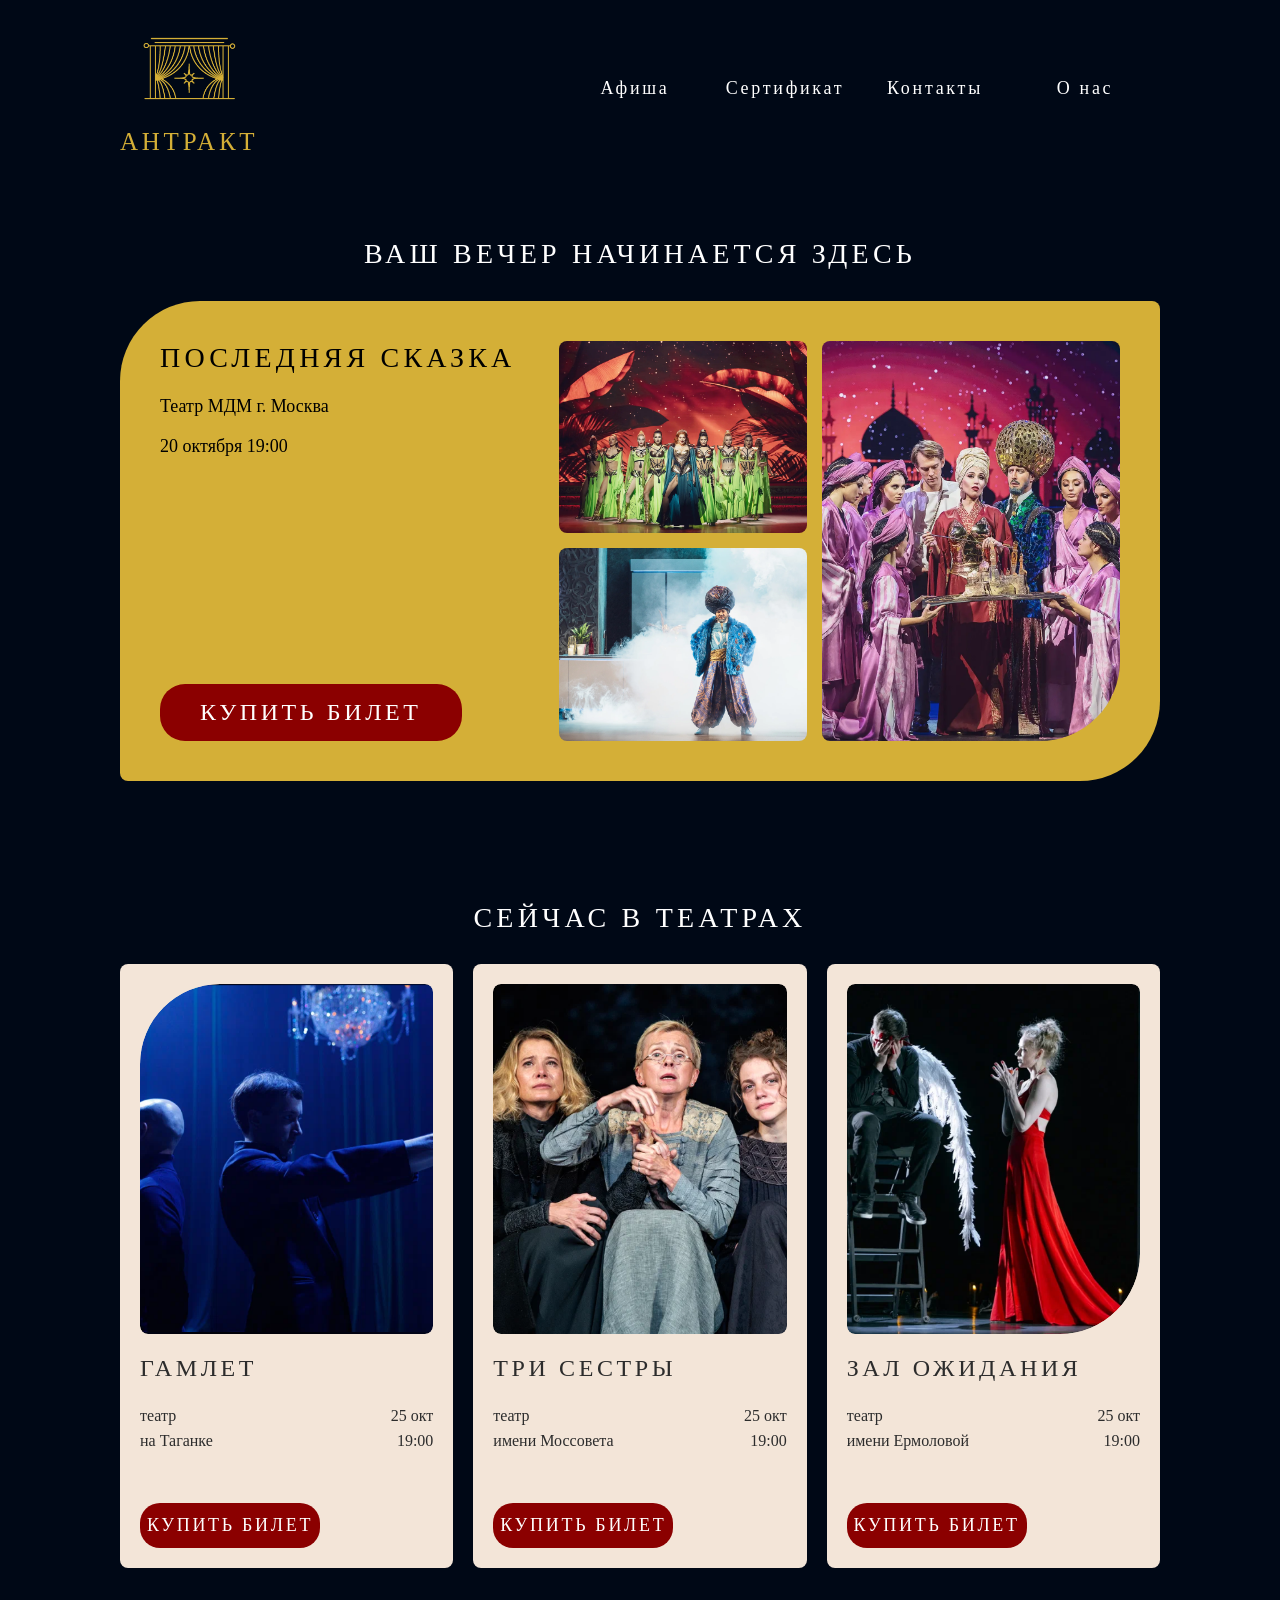
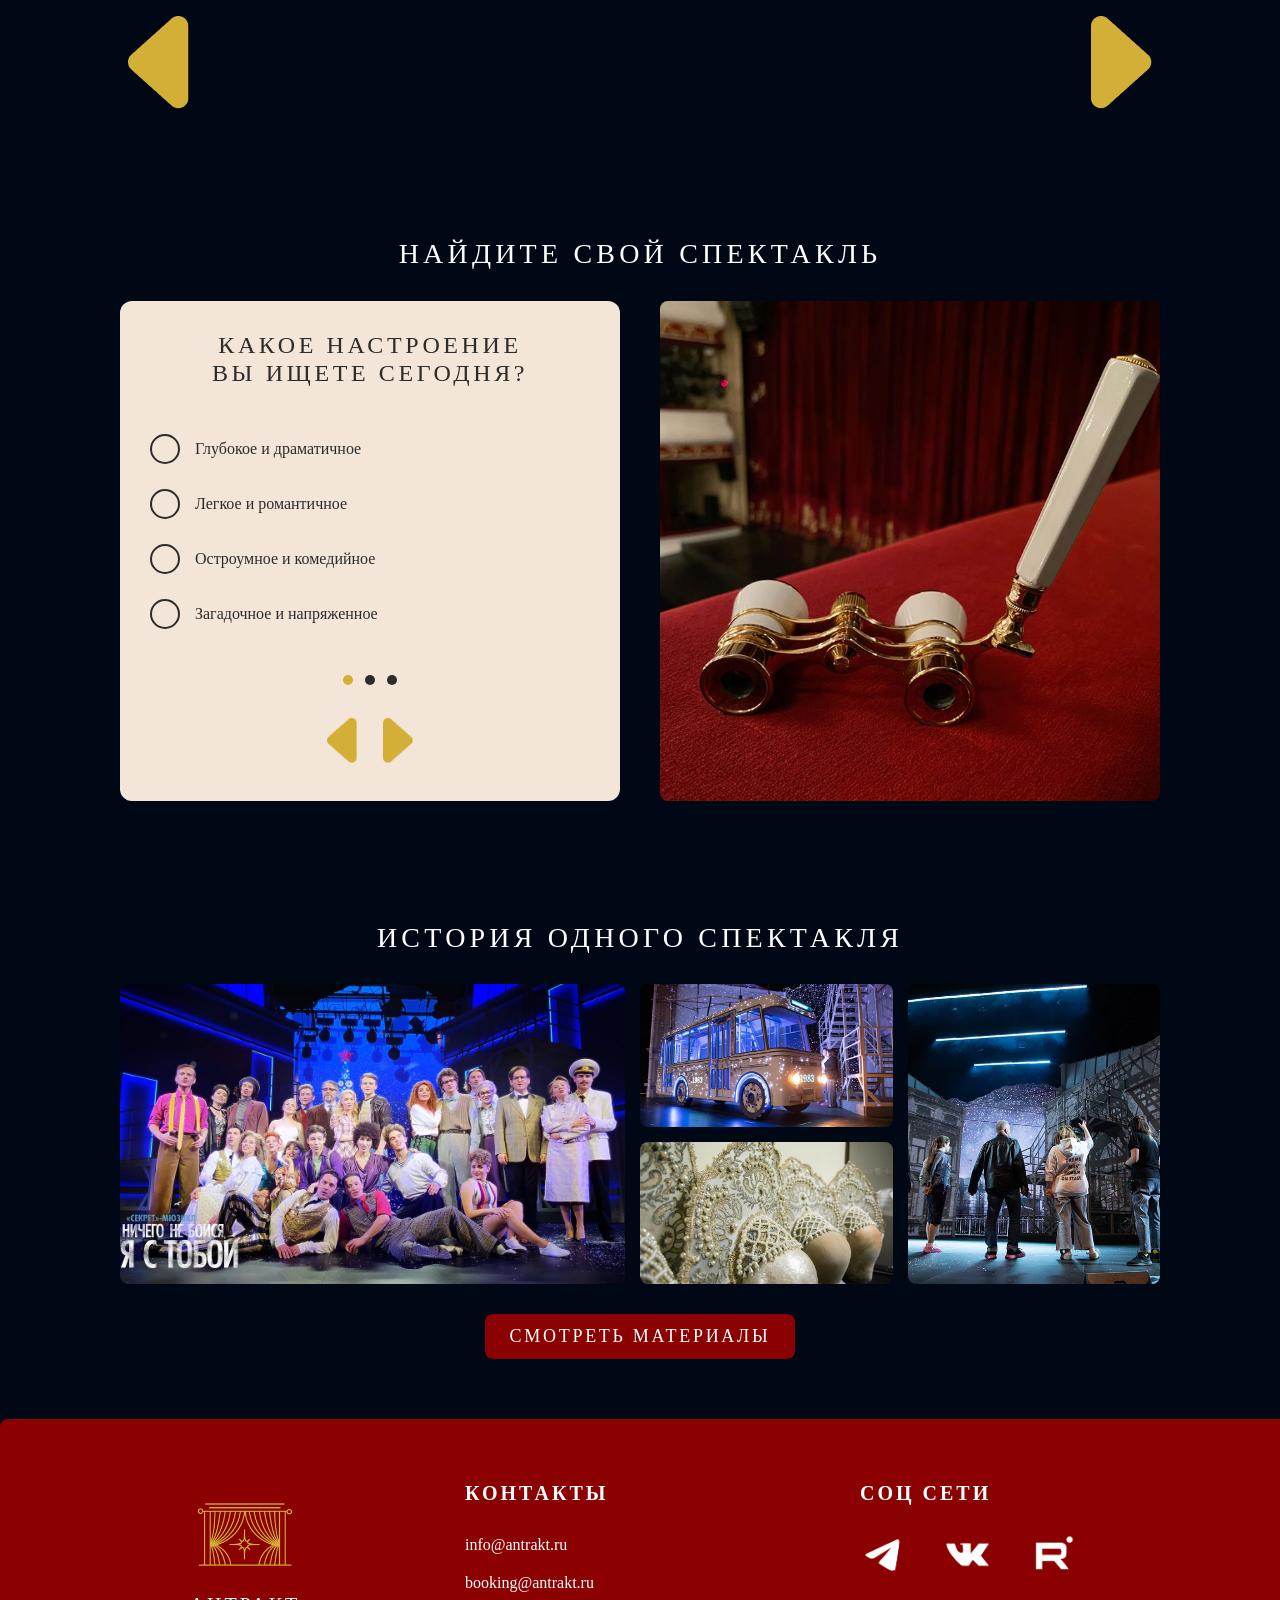
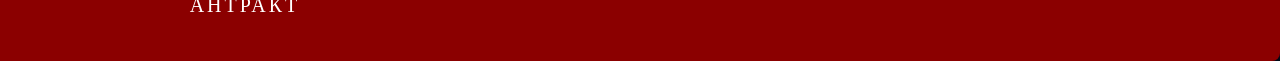
<file: index.html>
<!DOCTYPE html>
<html lang="ru">
<head>
    <meta charset="UTF-8">
    <meta name="viewport" content="width=device-width, initial-scale=1.0">
    <title>АНТРАКТ - Ваш вечер начинается здесь</title>
    <link rel="stylesheet" href="css/style_antract.css">
	
</head>
<body>
    <!-- Шапка -->
    <header class="header">
        <div class="container">
            <div class="header-content">
                <div class="logo-section">
                    <img src="img/logo.png" alt="Логотип АНТРАКТ" class="logo-image">
                    <div class="logo-text">АНТРАКТ</div>
                </div>
                <nav class="nav">
                    <a href="afisha.html" class="nav-link">Афиша</a>
                    <a href="#" class="nav-link">Сертификат</a>
                    <a href="contacts.html" class="nav-link">Контакты</a>
                    <a href="#" class="nav-link">О нас</a>
                </nav>
            </div>
        </div>
    </header>

    <!-- Герой-секция -->
    <section class="hero">
        <div class="container">
            <h1 class="hero-title">ВАШ ВЕЧЕР НАЧИНАЕТСЯ ЗДЕСЬ</h1>
            <div class="gold-block">
                <div class="gold-content">
                    <div class="gold-text">
                        <h2 class="gold-title">ПОСЛЕДНЯЯ СКАЗКА</h2>
                        <p class="gold-info">Театр МДМ г. Москва</p>
						<p class="gold-info">20 октября 19:00</p>
                        <div class="button-container">
                            <button class="btn-gold">КУПИТЬ БИЛЕТ</button>
                        </div>
                    </div>
                    <div class="gold-images">
                        <div class="left-images">
                            <div class="gold-image small1"></div>
                            <div class="gold-image small2"></div>
                        </div>
                        <div class="gold-image large"></div>
                    </div>
                </div>
            </div>
        </div>
    </section>

    
    <!-- Сейчас в театрах -->
   <section class="current-performances">
    <div class="container">
        <h2 class="section-title">СЕЙЧАС В ТЕАТРАХ</h2>
        <div class="slider-container">
            <div class="slider-loading"></div>
            <div class="slider-track">
                <!-- Слайд 1 -->
                <div class="slide-group">
                    <div class="performance-card left-special">
                        <div class="card-image special-left">
                            <div class="image-placeholder" style="background-image: url('img/гамлет.png')"></div>
                        </div>
                        <div class="card-content">
                            <h3 class="card-title">ГАМЛЕТ</h3>
                            <div class="card-info">
                                <div class="performance-details">
                                    <div class="card-date-time">
                                        <div class="date">театр <br>на Таганке</div>
                                        <div class="time">25 окт <br>19:00</div>
                                    </div>
                                </div>
                            </div>
                            <button class="btn-ticket">КУПИТЬ БИЛЕТ</button>
                        </div>
                    </div>
                    <div class="performance-card">
                        <div class="card-image central">
                            <div class="image-placeholder" style="background-image: url('img/три сестры.png')"></div>
                        </div>
                        <div class="card-content">
                            <h3 class="card-title">ТРИ СЕСТРЫ</h3>
                            <div class="card-info">
                                <div class="performance-details">
                                    <div class="card-date-time">
                                        <div class="date">театр <br>имени Моссовета</div>
                                        <div class="time">25 окт <br>19:00</div>
                                    </div>
                                </div>
                            </div>
                            <button class="btn-ticket">КУПИТЬ БИЛЕТ</button>
                        </div>
                    </div>
                    <div class="performance-card right-special">
                        <div class="card-image special-right">
                            <div class="image-placeholder" style="background-image: url('img/зал ожидания.png')"></div>
                        </div>
                        <div class="card-content">
                            <h3 class="card-title">ЗАЛ ОЖИДАНИЯ</h3>
                            <div class="card-info">
                                <div class="performance-details">
                                    <div class="card-date-time">
                                        <div class="date">театр <br>имени Ермоловой</div>
                                        <div class="time">25 окт <br>19:00</div>
                                    </div>
                                </div>
                            </div>
                            <button class="btn-ticket">КУПИТЬ БИЛЕТ</button>
                        </div>
                    </div>
                </div>

                <!-- Слайд 2 -->
                <div class="slide-group">
                    <div class="performance-card left-special">
                        <div class="card-image special-left">
                            <div class="image-placeholder" style="background-image: url('img/первое свидание.jpg')"></div>
                        </div>
                        <div class="card-content">
                            <h3 class="card-title">ПЕРВОЕ СВИДАНИЕ</h3>
                            <div class="card-info">
                                <div class="performance-details">
                                    <div class="card-date-time">
                                        <div class="date">Театр МДМ</div>
                                        <div class="time">20 окт<br> 19:00</div>
                                    </div>
                                </div>
                            </div>
                            <button class="btn-ticket">КУПИТЬ БИЛЕТ</button>
                        </div>
                    </div>
                    <div class="performance-card">
                        <div class="card-image central">
                            <div class="image-placeholder" style="background-image: url('img/юиа1.png')"></div>
                        </div>
                        <div class="card-content">
                            <h3 class="card-title">ЮНОНА И АВОСЬ</h3>
                            <div class="card-info">
                                <div class="performance-details">
                                    <div class="card-date-time">
                                        <div class="date">МХТ <br>им. Чехова</div>
                                        <div class="time">22 окт<br> 18:30</div>
                                    </div>
                                </div>
                            </div>
                            <button class="btn-ticket">КУПИТЬ БИЛЕТ</button>
                        </div>
                    </div>
                    <div class="performance-card right-special">
                        <div class="card-image special-right">
                            <div class="image-placeholder" style="background-image: url('img/мим2.jpg')"></div>
                        </div>
                        <div class="card-content">
                            <h3 class="card-title">МАСТЕР И МАРГАРИТТА</h3>
                            <div class="card-info">
                                <div class="performance-details">
                                    <div class="card-date-time">
                                        <div class="date">Малый <br>театр</div>
                                        <div class="time">24 окт <br>19:30</div>
                                    </div>
                                </div>
                            </div>
                            <button class="btn-ticket">КУПИТЬ БИЛЕТ</button>
                        </div>
                    </div>
                </div>
            </div>
        </div>
        
        <div class="slider-indicators">
            <div class="slider-indicator active" data-slide="0"></div>
            <div class="slider-indicator" data-slide="1"></div>
        </div>
        
        <div class="cards-navigation">
            <button class="cards-nav-btn cards-prev-btn">
                <img src="img/button_treug_left.png" alt="Предыдущий">
            </button>
            <button class="cards-nav-btn cards-next-btn">
                <img src="img/button_treug_right.png" alt="Следующий">
            </button>
        </div>
    </div>
</section>

    <!-- Поиск спектакля -->
    <section class="mood-search">
        <div class="container">
            <h2 class="section-title">НАЙДИТЕ СВОЙ СПЕКТАКЛЬ</h2>
            <div class="mood-content">
                <div class="mood-questions">
                    <div class="question-block">
                        <h3 class="question-title">КАКОЕ НАСТРОЕНИЕ<br>ВЫ ИЩЕТЕ СЕГОДНЯ?</h3>
                        <div class="mood-options">
                            <div class="mood-option">
                                <div class="radio-circle"></div>
                                <span class="option-text">Глубокое и драматичное</span>
                            </div>
                            <div class="mood-option">
                                <div class="radio-circle"></div>
                                <span class="option-text">Легкое и романтичное</span>
                            </div>
                            <div class="mood-option">
                                <div class="radio-circle"></div>
                                <span class="option-text">Остроумное и комедийное</span>
                            </div>
                            <div class="mood-option">
                                <div class="radio-circle"></div>
                                <span class="option-text">Загадочное и напряженное</span>
                            </div>
                        </div>
                        
                        <div class="navigation-section">
                            <div class="question-indicators">
                                <div class="indicator active"></div>
                                <div class="indicator"></div>
                                <div class="indicator"></div>
                            </div>
                            <div class="question-nav-buttons">
                                <button class="question-nav-btn prev-q-btn">
                                    <img src="img/button_treug_left.png" alt="Предыдущий">
                                </button>
                                <button class="question-nav-btn next-q-btn">
                                    <img src="img/button_treug_right.png" alt="Следующий">
                                </button>
                            </div>
                        </div>
                    </div>
                </div>
                <div class="mood-image">
                    <div class="image-placeholder"></div>
                </div>
            </div>
        </div>
    </section>

    <!-- История спектакля -->
    <section class="performance-story">
        <div class="container">
            <h2 class="section-title">ИСТОРИЯ ОДНОГО СПЕКТАКЛЯ</h2>
            <div class="story-gallery">
                <div class="main-image">
                    <div class="image-placeholder large"></div>
                </div>
                <div class="side-images">
                    <div class="small-image1">
                        <div class="image-placeholder small"></div>
                    </div>

                    <div class="small-image2">
                        <div class="image-placeholder small"></div>
                    </div>
                </div>
                <div class="vertical-image">
                    <div class="image-placeholder vertical"></div>
                </div>
            </div>
            <button class="btn-primary center-btn">СМОТРЕТЬ МАТЕРИАЛЫ</button>
        </div>
    </section>

    <!-- Подвал -->
    <footer class="footer">
        <div class="container">
            <div class="footer-content">
                <div class="footer-logo-section">
                    <div class="footer-logo-image"></div>
                    <div class="footer-logo-text">АНТРАКТ</div>
                </div>
                <div class="footer-contacts">
                    <h4 class="footer-title">КОНТАКТЫ</h4>
                    <div class="emails">
                        <p>info@antrakt.ru</p>
                        <p>booking@antrakt.ru</p>
                    </div>
                </div>
                <div class="footer-social">
                    <h4 class="footer-title">СОЦ СЕТИ</h4>
                    <div class="social-icons">
                        <div class="social-icon tg"></div>
                        <div class="social-icon vk"></div>
                        <div class="social-icon rutube"></div>
                    </div>
                </div>
            </div>
        </div>
    </footer>

    <script>
        // Скрипт для радио-кнопок
        document.querySelectorAll('.radio-circle').forEach(circle => {
            circle.addEventListener('click', function() {
                document.querySelectorAll('.radio-circle').forEach(c => {
                    c.classList.remove('active');
                });
                this.classList.add('active');
            });
            
            circle.addEventListener('mouseenter', function() {
                if (!this.classList.contains('active')) {
                    this.style.borderColor = '#D4AF37';
                }
            });
            
            circle.addEventListener('mouseleave', function() {
                if (!this.classList.contains('active')) {
                    this.style.borderColor = '#2C2C2C';
                }
            });
        });

        // Скрипт для индикаторов вопросов
        document.querySelectorAll('.indicator').forEach((indicator, index) => {
            indicator.addEventListener('click', function() {
                document.querySelectorAll('.indicator').forEach(ind => {
                    ind.classList.remove('active');
                });
                this.classList.add('active');
            });
        });

        // Улучшенный скрипт для слайдера "Сейчас в театрах"
        document.addEventListener('DOMContentLoaded', function() {
            const track = document.querySelector('.slider-track');
            const slideGroups = document.querySelectorAll('.slide-group');
            const prevBtn = document.querySelector('.cards-prev-btn');
            const nextBtn = document.querySelector('.cards-next-btn');
            const indicators = document.querySelectorAll('.slider-indicator');
            
            let currentSlide = 0;
            const slideCount = slideGroups.length;
            let isAnimating = false;

            function updateSlider() {
                if (isAnimating || !track || slideCount === 0) return;
                
                isAnimating = true;
                track.style.transform = `translateX(-${currentSlide * 100}%)`;
                
                // Обновляем индикаторы
                indicators.forEach((indicator, index) => {
                    indicator.classList.toggle('active', index === currentSlide);
                });
                
                setTimeout(() => {
                    isAnimating = false;
                }, 500);
            }

            function goToSlide(slideIndex) {
                if (slideIndex < 0) slideIndex = slideCount - 1;
                if (slideIndex >= slideCount) slideIndex = 0;
                currentSlide = slideIndex;
                updateSlider();
            }

            function nextSlide() {
                goToSlide(currentSlide + 1);
            }

            function prevSlide() {
                goToSlide(currentSlide - 1);
            }

            // Инициализация слайдера
            updateSlider();

            // Обработчики для кнопок навигации
            if (prevBtn) {
                prevBtn.addEventListener('click', prevSlide);
            }

            if (nextBtn) {
                nextBtn.addEventListener('click', nextSlide);
            }

            // Обработчики для индикаторов
            indicators.forEach((indicator, index) => {
                indicator.addEventListener('click', () => {
                    goToSlide(index);
                });
            });

            // Автопрокрутка
            let autoplayInterval;
            function startAutoplay() {
                autoplayInterval = setInterval(nextSlide, 5000);
            }

            function stopAutoplay() {
                clearInterval(autoplayInterval);
            }

            // Запуск автопрокрутки
            startAutoplay();

            // Остановка автопрокрутки при наведении
            const sliderContainer = document.querySelector('.slider-container');
            if (sliderContainer) {
                sliderContainer.addEventListener('mouseenter', stopAutoplay);
                sliderContainer.addEventListener('mouseleave', startAutoplay);
            }
        });
    </script>
</body>
</html>
</file>
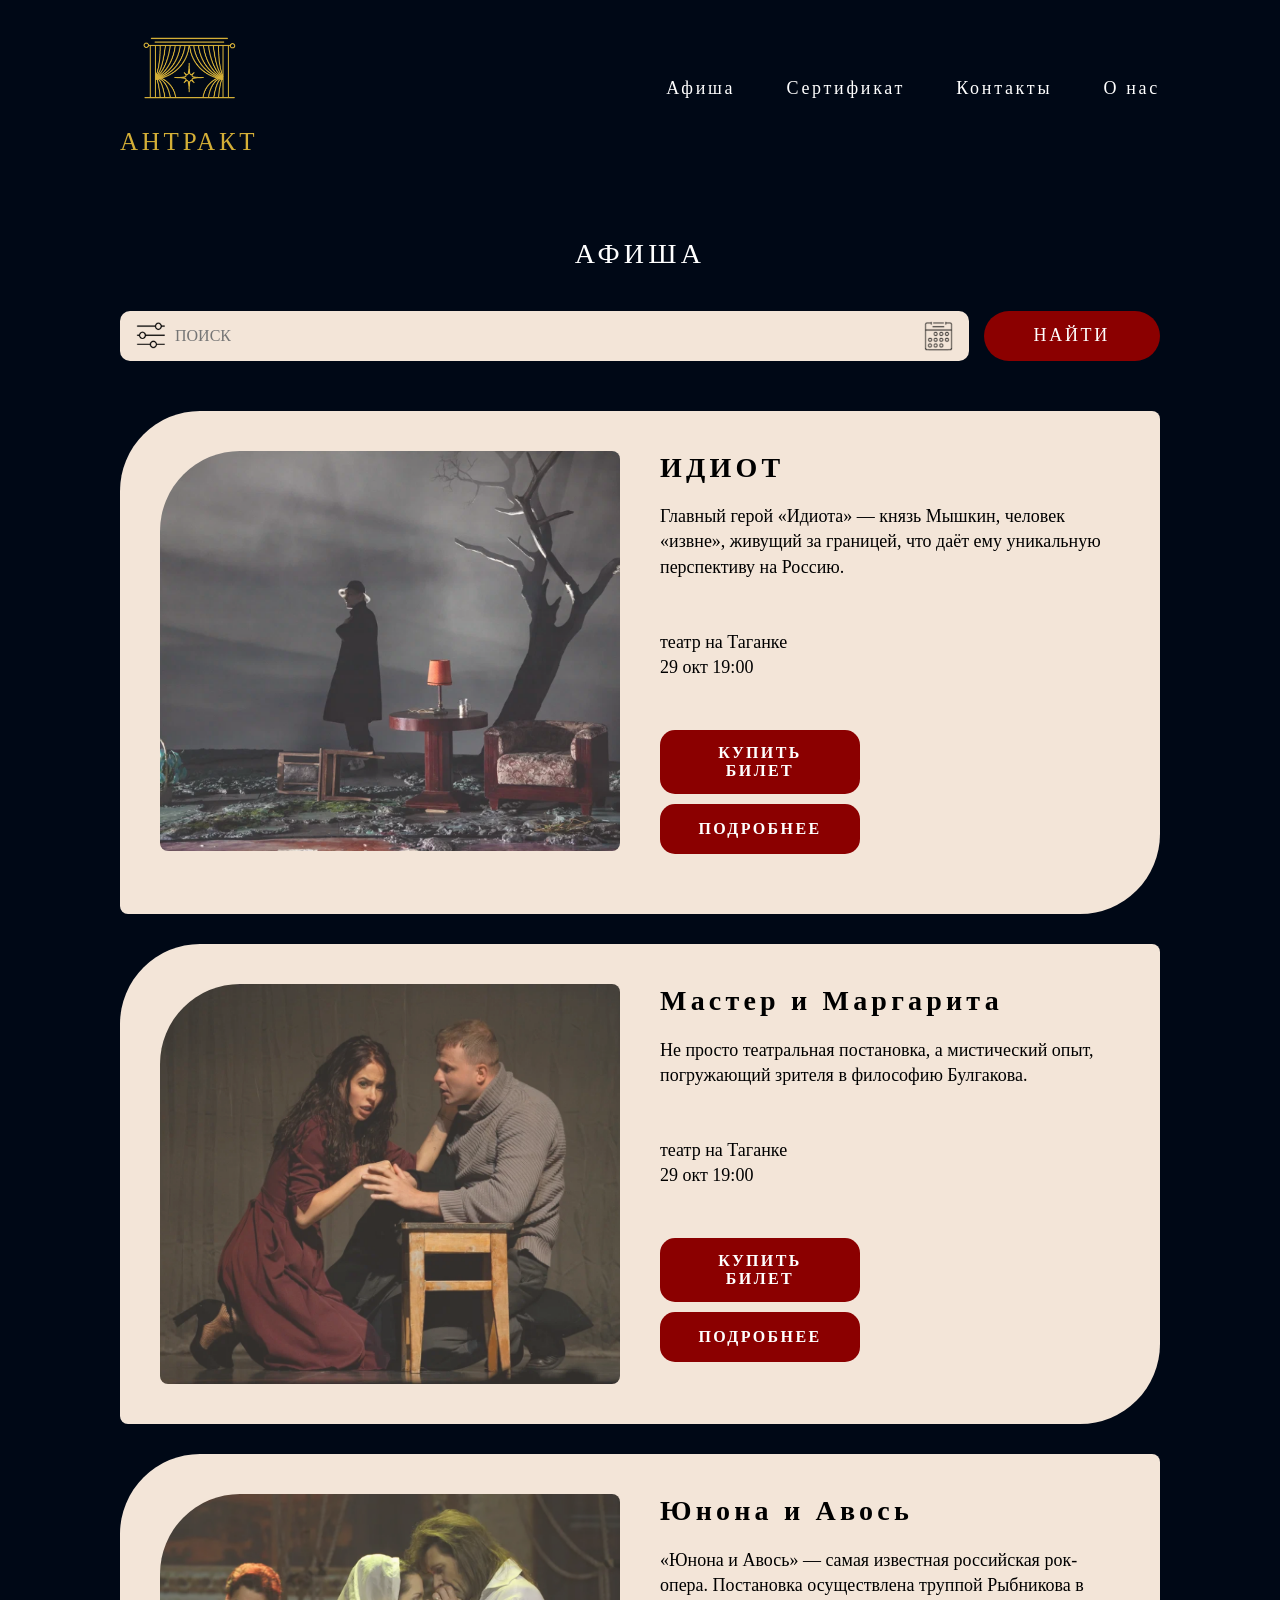
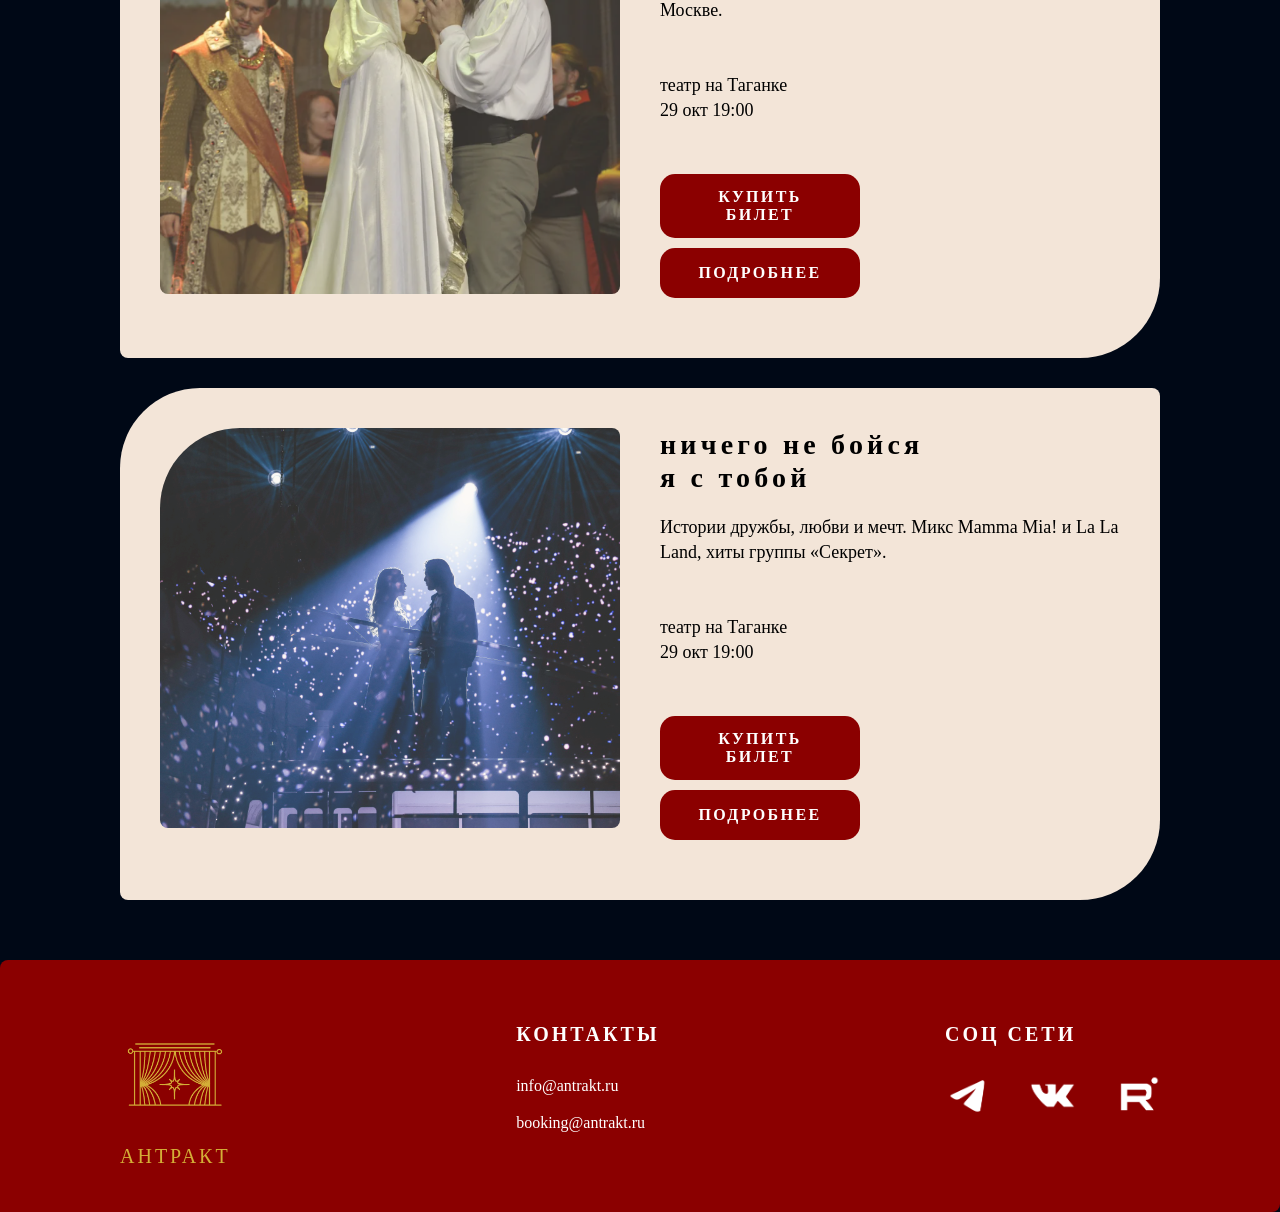
<file: afisha.html>
<!DOCTYPE html>
<html lang="ru">
<head>
    <meta charset="UTF-8">
    <meta name="viewport" content="width=device-width, initial-scale=1.0">
    <title>АНТРАКТ - Ваш вечер начинается здесь</title>
	<link rel="stylesheet" href="css/style_afisha.css">
   
</head>
<body>
    
	<!-- Шапка -->
    <header class="header">
        <div class="container">
            <div class="header-content">
                <a href="index.html" class="header-content" style="text-decoration: none; color: inherit;">
					<div class="logo-section">
						<div class="logo-image"></div>
						<div class="logo-text">АНТРАКТ</div>
					</div>
				</a>
                <nav class="nav">
                    <a href="#" class="nav-link">Афиша</a>
                    <a href="#" class="nav-link">Сертификат</a>
                    <a href="contacts.html" class="nav-link">Контакты</a>
                    <a href="#" class="nav-link">О нас</a>
                </nav>
            </div>
        </div>
    </header>

    <!-- Герой-секция -->
    

    <!-- Секция афиши -->
    <section class="afisha">
        <div class="container">
            <h2 class="afisha-title">АФИША</h2>
            
            <!-- Блок поиска -->
            <div class="search-block">
                <div class="search-input-container">
                    <div class="filter-icon" id="filterBtn"></div>
                    <input type="text" placeholder="ПОИСК" class="search-input">
                    <div class="calendar-icon" id="calendarBtn"></div>
                </div>
                <button class="btn-find">НАЙТИ</button>
            </div>
            
            <!-- Блок спектакля -->
            <div class="play-block">
                <div class="play-content">
                    <div class="play-image1"></div>
                    <div class="play-info">
                        <h3 class="play-title">ИДИОТ</h3>
                        <p class="play-description">Главный герой «Идиота» — князь Мышкин, человек «извне», живущий за границей, что даёт ему уникальную перспективу на Россию.</p>
                        <p class="play-theater">театр на Таганке <br>29 окт 19:00</p>                    
                        <div class="play-buttons">
                            <button class="btn-ticket">КУПИТЬ БИЛЕТ</button>
                            <button class="btn-details">ПОДРОБНЕЕ</button>
                        </div>
                    </div>
                </div>
            </div>
			
			
			<div class="play-block">
                <div class="play-content">
                    <div class="play-image3"></div>
                    <div class="play-info">
                        <h3 class="play-title">Мастер и Маргарита</h3>
                        <p class="play-description">Не просто театральная постановка, а мистический опыт, погружающий зрителя 
						в философию Булгакова.</p>
                        <p class="play-theater">театр на Таганке <br>29 окт 19:00</p>                    
                        <div class="play-buttons">
                            <button class="btn-ticket">КУПИТЬ БИЛЕТ</button>
                            <button class="btn-details">ПОДРОБНЕЕ</button>
                        </div>
                    </div>
                </div>
            </div>
			
			
			<div class="play-block">
                <div class="play-content">
                    <div class="play-image2"></div>
                    <div class="play-info">
                        <h3 class="play-title">Юнона и Авось</h3>
                        <p class="play-description">«Юнона и Авось» — самая известная российская рок-опера. Постановка осуществлена труппой Рыбникова в Москве.</p>
                        <p class="play-theater">театр на Таганке <br>29 окт 19:00</p>                    
                        <div class="play-buttons">
                            <button class="btn-ticket">КУПИТЬ БИЛЕТ</button>
                            <button class="btn-details">ПОДРОБНЕЕ</button>
                        </div>
                    </div>
                </div>
            </div>
			
			
			
			<div class="play-block">
                <div class="play-content">
                    <div class="play-image4"></div>
                    <div class="play-info">
                        <h3 class="play-title">ничего не бойся <br>я с тобой</h3>
                        <p class="play-description">Истории дружбы, любви и мечт. Микс Mamma Mia! и La La Land,  хиты группы «Секрет».</p>
                        <p class="play-theater">театр на Таганке <br>29 окт 19:00</p>                    
                        <div class="play-buttons">
                            <button class="btn-ticket">КУПИТЬ БИЛЕТ</button>
                            <button class="btn-details">ПОДРОБНЕЕ</button>
                        </div>
                    </div>
                </div>
            </div>
			
        </div>
    </section>

    <!-- Всплывающее окно фильтра -->
    <div class="modal-overlay" id="filterModal">
        <div class="modal">
            <h3 class="modal-title">Фильтр</h3>
            <div class="filter-options">
                <div class="filter-option">
                    <div class="radio-circle"></div>
                    <span class="filter-text">Драма</span>
                </div>
                <div class="filter-option">
                    <div class="radio-circle"></div>
                    <span class="filter-text">Мюзикл</span>
                </div>
                <div class="filter-option">
                    <div class="radio-circle"></div>
                    <span class="filter-text">Комедия</span>
                </div>
                <div class="filter-option">
                    <div class="radio-circle"></div>
                    <span class="filter-text">Эксперимент</span>
                </div>
                <div class="filter-option">
                    <div class="radio-circle"></div>
                    <span class="filter-text">Исторический</span>
                </div>
            </div>
            <button class="modal-close" id="closeFilter">применить</button>
        </div>
    </div>

    <!-- Всплывающее окно календаря -->
    <div class="modal-overlay" id="calendarModal">
        <div class="modal">
            <h3 class="modal-title">Календарь</h3>
            <div class="calendar">
                <div class="calendar-header">
                    <button class="calendar-nav calendar-prev" id="prevMonth"></button>
                    <div class="calendar-title" id="calendarTitle">ОКТЯБРЬ 2024</div>
                    <button class="calendar-nav calendar-next" id="nextMonth"></button>
                </div>
                <div class="calendar-grid" id="calendarGrid">
                    <!-- Календарь будет генерироваться динамически -->
                </div>
            </div>
            <button class="modal-close" id="closeCalendar">применить</button>
        </div>
    </div>

    <!-- Подвал -->
    <footer class="footer">
        <div class="container">
            <div class="footer-content">
                <div class="footer-logo-section">
                    <div class="footer-logo-image"></div>
                    <div class="footer-logo-text">АНТРАКТ</div>
                </div>
                <div class="footer-contacts">
                    <h4 class="footer-title">КОНТАКТЫ</h4>
                    <div class="emails">
                        <p>info@antrakt.ru</p>
                        <p>booking@antrakt.ru</p>
                    </div>
                </div>
                <div class="footer-social">
                    <h4 class="footer-title">СОЦ СЕТИ</h4>
                    <div class="social-icons">
                        <div class="social-icon tg"></div>
                        <div class="social-icon vk"></div>
                        <div class="social-icon rutube"></div>
                    </div>
                </div>
            </div>
        </div>
    </footer>

    <script>
        // Получаем элементы
        const filterBtn = document.getElementById('filterBtn');
        const calendarBtn = document.getElementById('calendarBtn');
        const filterModal = document.getElementById('filterModal');
        const calendarModal = document.getElementById('calendarModal');
        const closeFilter = document.getElementById('closeFilter');
        const closeCalendar = document.getElementById('closeCalendar');
        const prevMonthBtn = document.getElementById('prevMonth');
        const nextMonthBtn = document.getElementById('nextMonth');
        const calendarTitle = document.getElementById('calendarTitle');
        const calendarGrid = document.getElementById('calendarGrid');

        // Текущая дата для календаря
        let currentDate = new Date();
        let currentMonth = currentDate.getMonth();
        let currentYear = currentDate.getFullYear();

        // Названия месяцев на русском
        const monthNames = [
            'ЯНВАРЬ', 'ФЕВРАЛЬ', 'МАРТ', 'АПРЕЛЬ', 'МАЙ', 'ИЮНЬ',
            'ИЮЛЬ', 'АВГУСТ', 'СЕНТЯБРЬ', 'ОКТЯБРЬ', 'НОЯБРЬ', 'ДЕКАБРЬ'
        ];

        // Названия дней недели
        const dayNames = ['ПН', 'ВТ', 'СР', 'ЧТ', 'ПТ', 'СБ', 'ВС'];

        // Функция для генерации календаря
        function generateCalendar(month, year) {
            // Обновляем заголовок
            calendarTitle.textContent = `${monthNames[month]} ${year}`;
            
            // Очищаем сетку календаря
            calendarGrid.innerHTML = '';
            
            // Добавляем заголовки дней недели
            dayNames.forEach(day => {
                const dayElement = document.createElement('div');
                dayElement.className = 'calendar-weekday';
                dayElement.textContent = day;
                calendarGrid.appendChild(dayElement);
            });
            
            // Получаем первый день месяца и количество дней в месяце
            const firstDay = new Date(year, month, 1);
            const lastDay = new Date(year, month + 1, 0);
            const daysInMonth = lastDay.getDate();
            const startingDay = firstDay.getDay();
            
            // Корректируем startingDay для понедельника как первого дня недели
            const startingDayAdjusted = startingDay === 0 ? 6 : startingDay - 1;
            
            // Добавляем пустые ячейки для дней предыдущего месяца
            for (let i = 0; i < startingDayAdjusted; i++) {
                const emptyDay = document.createElement('div');
                emptyDay.className = 'calendar-day empty';
                calendarGrid.appendChild(emptyDay);
            }
            
            // Добавляем дни текущего месяца
            for (let day = 1; day <= daysInMonth; day++) {
                const dayElement = document.createElement('div');
                dayElement.className = 'calendar-day';
                dayElement.textContent = day;
                dayElement.dataset.day = day;
                dayElement.dataset.month = month;
                dayElement.dataset.year = year;
                
                // Проверяем, является ли день сегодняшним
                const today = new Date();
                if (day === today.getDate() && month === today.getMonth() && year === today.getFullYear()) {
                    dayElement.classList.add('selected');
                }
                
                calendarGrid.appendChild(dayElement);
            }
            
            // Добавляем обработчики событий для дней
            addDayEventListeners();
        }

        // Функция для добавления обработчиков событий на дни
        function addDayEventListeners() {
            const days = document.querySelectorAll('.calendar-day:not(.empty)');
            days.forEach(day => {
                day.addEventListener('click', function() {
                    // Убираем выделение у всех дней
                    days.forEach(d => d.classList.remove('selected'));
                    // Выделяем выбранный день
                    this.classList.add('selected');
                });
            });
        }

        // Функция для переключения на предыдущий месяц
        function prevMonth() {
            currentMonth--;
            if (currentMonth < 0) {
                currentMonth = 11;
                currentYear--;
            }
            generateCalendar(currentMonth, currentYear);
        }

        // Функция для переключения на следующий месяц
        function nextMonth() {
            currentMonth++;
            if (currentMonth > 11) {
                currentMonth = 0;
                currentYear++;
            }
            generateCalendar(currentMonth, currentYear);
        }

        // Инициализация календаря при загрузке
        generateCalendar(currentMonth, currentYear);

        // Открытие модальных окон
        filterBtn.addEventListener('click', () => {
            filterModal.style.display = 'flex';
        });

        calendarBtn.addEventListener('click', () => {
            // Сбрасываем календарь к текущей дате при открытии
            currentDate = new Date();
            currentMonth = currentDate.getMonth();
            currentYear = currentDate.getFullYear();
            generateCalendar(currentMonth, currentYear);
            calendarModal.style.display = 'flex';
        });

        // Закрытие модальных окон
        closeFilter.addEventListener('click', () => {
            filterModal.style.display = 'none';
        });

        closeCalendar.addEventListener('click', () => {
            calendarModal.style.display = 'none';
        });

        // Переключение месяцев
        prevMonthBtn.addEventListener('click', prevMonth);
        nextMonthBtn.addEventListener('click', nextMonth);

        // Закрытие при клике вне модального окна
        window.addEventListener('click', (e) => {
            if (e.target === filterModal) {
                filterModal.style.display = 'none';
            }
            if (e.target === calendarModal) {
                calendarModal.style.display = 'none';
            }
        });

        // Скрипт для радио-кнопок
        document.querySelectorAll('.radio-circle').forEach(circle => {
            circle.addEventListener('click', function() {
                document.querySelectorAll('.radio-circle').forEach(c => {
                    c.classList.remove('active');
                });
                this.classList.add('active');
            });
            
            circle.addEventListener('mouseenter', function() {
                if (!this.classList.contains('active')) {
                    this.style.borderColor = '#D4AF37';
                }
            });
            
            circle.addEventListener('mouseleave', function() {
                if (!this.classList.contains('active')) {
                    this.style.borderColor = '#2C2C2C';
                }
            });
        });

        // Обработка клика на весь блок фильтра
        document.querySelectorAll('.filter-option').forEach(option => {
            option.addEventListener('click', function() {
                const radioCircle = this.querySelector('.radio-circle');
                document.querySelectorAll('.radio-circle').forEach(c => {
                    c.classList.remove('active');
                });
                radioCircle.classList.add('active');
            });
        });
    </script>
</body>
</html>
</file>
<file: css/style_antract.css>
* {
    margin: 0;
    padding: 0;
    box-sizing: border-box; /*  padding и border в ширине элемента */
}

@font-face {
    font-family: 'Enthalpy 298';
    font-weight: normal;
    font-style: normal;
}

body {
    font-family: 'Century Gothic';
    line-height: 1.6;
    color: #2C2C2C;
    background-color: #000816;
    font-size: 18px;
    width: 100%;
    max-width: 100%;
    margin: 0 auto;
}


.container {
    width: 100%;
    max-width: 1200px;
    margin: 0 auto;
    padding: 0 80px;
}


.section-title, .hero-title, .gold-title, .card-title, .question-title {
    font-family: 'Enthalpy 298';
    font-size: 28px;
    color: white;
    text-align: center;
    margin-bottom: 30px;
    font-weight: 500;
    letter-spacing: 0.15em;
    line-height: 1.2;
}

.btn-gold, .btn-primary, .btn-ticket {
    background: #8B0000;
    color: white;
    border: none;
    transition: all 0.3s ease;
    font-family: 'Enthalpy 298';
    letter-spacing: 0.15em;
}

.btn-gold {
    padding: 15px 40px;
    border-radius: 25px;
    font-size: 24px;
}

.btn-gold:hover {
    background: #D4AF37;    
    color: #2C2C2C;
}

.btn-gold:active {
    color: #8B0000;    
    background: #D4AF37;    
    text-decoration: underline;
}

.btn-primary {
    padding: 12px 25px;
    border-radius: 8px;
    font-size: 18px;
    display: block;
    margin: 30px auto 0;
}

.btn-primary:hover {
    background: #D4AF37;    
    color: #2C2C2C;
}

.btn-primary:active {
    color: #8B0000;    
    background: #D4AF37;    
    text-decoration: underline;
}

.btn-ticket {
    width: 180px;
    height: 45px;
    border-radius: 20px;
    font-size: 18px;
    margin-top: auto; /* автоматический отступ сверху для позиционирования внизу */
}

.btn-ticket:hover {
    background: #D4AF37;    
    color: #2C2C2C;
}

.btn-ticket:active {
    color: #8B0000;    
    background: #D4AF37;    
    text-decoration: underline;
}

/*  ШАПКА */
.header {
    background-color: #000816;
    padding: 15px 0;
    width: 100%;
}


.header-content {
    display: flex;
    justify-content: space-between;
    align-items: center; /* вертикальное центрирование */
    width: 100%; /*по центру по вертикали*/
}

.logo-section {
    display: flex;
    flex-direction: column;
    align-items: center;
}

.logo-image {
    width: 107px;
    height: 107px;
    background-size: contain;
    border-radius: 8px;
}

.logo-text {
    font-family: 'Enthalpy 298';
    font-size: 25px;
    color: #D4AF37;    
    letter-spacing: 0.15em;
    text-align: center;
}

.nav {
    display: flex;
    justify-content: space-between; /* равные промежутки между ссылками */
    align-items: center;
    flex: 1; /* занимает все доступное пространство */
    max-width: 600px;
    margin-left: 40px;
}

.nav-link {
    text-decoration: none;
    color: white;
    font-size: 18px;
    transition: all 0.3s ease;
    font-family: 'Enthalpy 298';
    letter-spacing: 0.15em;
    white-space: nowrap;
    padding: 8px 0;
    flex: 1; /* каждая ссылка занимает равную ширину */
    text-align: center;
}

.nav-link:hover {
    text-decoration: underline;
}

.nav-link:active {
    color: #D4AF37;
    text-decoration: none;
}

/* hero section */
.hero {
    padding: 60px 0;
    background-color: #000816;
    position: relative;
}

.hero-title {
    font-size: 28px;
    color: white;
    text-align: center;
    margin-bottom: 30px;
    font-weight: 500;
    line-height: 1.2;
}

/* Золотой блок с асимметричными скруглениями */
.gold-block {
    background: #D4AF37;
    border-radius: 8px;
    border-top-left-radius: 80px;
    border-bottom-right-radius: 80px;
    padding: 40px;
    margin-top: 30px;
}


.gold-content {
    display: flex;
    justify-content: space-between; /* текст слева, изображения справа */
    align-items: stretch; /* растягивание элементов по высоте */
    gap: 25px;
    height: 400px;
}

.gold-text {
    flex: 1;
    display: flex;
    flex-direction: column;
    justify-content: space-between; /* распределение контента по вертикали */
}

.gold-title {
    font-size: 28px;
    color: #000;
    margin-bottom: 20px;
    text-align: left;
    letter-spacing: 0.15em;
}

.gold-info {
    font-size: 18px;
    color: #000;
    margin-bottom: 15px;
    font-family: 'Century Gothic';
    line-height: 1.4;
}

.button-container {
    margin-top: auto; /* кнопка к низу контейнера */
}

.gold-images {
    display: flex;
    gap: 15px;
    align-items: stretch;
    flex: 1.5; /* 1.5 части пространства (чуть больше чем текст) */
}

.left-images {
    display: flex;
    flex-direction: column; /* вертикальное расположение */
    gap: 15px;
    flex: 1;
}

.gold-image {
    border-radius: 8px;
    background-size: cover; 
    background-position: center;
    background-repeat: no-repeat;
}

.gold-image.small1 {
    background-image: url('../img/последняя сказка1.png');
    flex: 1;
}

.gold-image.small2 {
    background-image: url('../img/последняя сказка3.png');
    flex: 1;
}

.gold-image.large {
    background-image: url('../img/последняя сказка2.png');
    flex: 1.2;
    border-bottom-right-radius: 80px;
}

/*СЛАЙДЕР СПЕКТАКЛЕЙ  */
.current-performances {
    padding: 60px 0;
    background-color: #000816;
    position: relative;
}

/* Контейнер слайдера со скрытым переполнением для эффекта слайда */
.slider-container {
    position: relative; /*относительное позиционирование элемента*/
    overflow: hidden; /* скрывает неактивные слайды */
    margin-bottom: 40px;
}

.slider-track {
    display: flex;
    transition: transform 0.5s ease-in-out;
    will-change: transform; /* оптимизация анимации для браузера */
}

.slide-group {
    display: flex;
    flex: 0 0 100%; /* каждая группа слайдов занимает 100% ширины */
    justify-content: space-between;
    gap: 20px;
    min-width: 100%;
}

/* Сетка карточек спектаклей */
.performances-grid {
    display: flex;
    justify-content: space-between;
    align-items: stretch;
    gap: 20px;
    flex-wrap: wrap; /* перенос на следующую строку при нехватке места */
}

.performance-card {
    background: #F3E5D8;
    border-radius: 8px;
    flex: 1; /* гибкое распределение ширины */
    min-width: 280px; /* минимальная ширина перед переносом */
    max-width: 350px; /*максимальная ширина */
    padding: 20px;
    display: flex;
    flex-direction: column;
}

.card-image {
    width: 100%;
    height: 350px;
    border-radius: 8px;
    margin-bottom: 20px;
    background-size: cover; /*изображение масштабируется без изменения пропорций так, чтобы закрыть фон всего элемента*/
    background-position: center; /*расположение фонового изображения по центру элемента */
    background-repeat: no-repeat; /*фоновое изображение не будет повторяться*/
    position: relative; /*относительное позиционирование элемента*/
    overflow: hidden; /*обрезает содержимое, выходящее за границы блока элемента*/
}

/* Специальные скругления для разных позиций карточек */
.card-image.special-left {
    border-top-left-radius: 80px;
}

.card-image.special-right {
    border-bottom-right-radius: 80px;
}

.card-content {
    flex: 1;
    display: flex;
    flex-direction: column;
    justify-content: space-between;
    gap: 20px;
}

.card-title {
    font-size: 24px;
    color: #2C2C2C;
    text-align: left;
    margin: 0;
    font-weight: 500;
    letter-spacing: 0.15em;
    line-height: 1.2;
}

.card-info {
    flex: 1;
    display: flex;
    flex-direction: column;
    justify-content: space-between;
}

.performance-details {
    width: 100%;
}

/*расположение даты и времени в строку */
.card-date-time {
    display: flex;
    justify-content: space-between; /* дата слева, время справа */
    align-items: flex-start;
    gap: 10px;
}

.date {
    font-size: 16px;
    color: #2C2C2C;
    font-family: 'Century Gothic', Arial, sans-serif;
    text-align: left;
    flex: 1;
}

.time {
    font-size: 16px;
    color: #2C2C2C;
    font-family: 'Century Gothic', Arial, sans-serif;
    text-align: right;
    flex-shrink: 0; /* нельзя уменьшать ширину */
}

/* навигационные элементы */
.cards-navigation {
    display: flex;
    justify-content: space-between; /* кнопки по краям */
    align-items: center;
    margin-top: 30px;
}

.cards-nav-btn {
    background: none;
    border: none;
    cursor: pointer;
    transition: all 0.3s ease;
    display: flex;
    align-items: center;
    justify-content: center;
    padding: 8px;
}

.cards-nav-btn:hover {
    transform: scale(1.1);
}

/* ПОИСК ПО НАСТРОЕНИЮ */
.mood-search {
    padding: 60px 0;
    background-color: #000816;
}

/* расположение вопросов и изображения в одной строке */
.mood-content {
    display: flex;
    justify-content: space-between;
    align-items: stretch; /* выравнивание по высоте */
    gap: 40px;
}

.mood-questions {
    flex: 1;
    display: flex;
    justify-content: center;
    align-items: center;
}

.question-block {
    background: #F3E5D8;
    border-radius: 12px;
    padding: 30px;
    text-align: center;
    width: 100%;
    max-width: 500px;
    height: 500px;
    display: flex;
    flex-direction: column;
    justify-content: space-between;
}

.question-title {
    font-size: 24px;
    color: #2C2C2C;
    margin-bottom: 30px;
    font-weight: 500;
    line-height: 1.2;
    letter-spacing: 0.15em;
}

.mood-options {
    display: flex;
    flex-direction: column; /* вертикальное расположение опций */
    gap: 25px;
    margin-bottom: 30px;
}

.mood-option {
    display: flex;
    align-items: center; /* выравнивание по центру по вертикали */
    gap: 15px;
    cursor: pointer;
    transition: all 0.3s ease;
}

/* радио-кнопки */
.radio-circle {
    width: 30px;
    height: 30px;
    border: 2px solid #2C2C2C;
    border-radius: 50%;
    cursor: pointer;
    transition: all 0.3s ease;
    flex-shrink: 0; /* запрет на уменьшение */
}

.radio-circle.active {
    background: #8B0000;
    border-color: #8B0000;
}

.option-text {
    color: #2C2C2C;
    font-family: 'Century Gothic';
    font-size: 16px;
    text-align: left;
}

/* навигация в блоке настроения */
.navigation-section {
    display: flex;
    flex-direction: column;
    align-items: center;
    gap: 25px;
}

.question-indicators {
    display: flex;
    justify-content: center;
    align-items: center;
    gap: 12px;
}

.indicator {
    width: 10px;
    height: 10px;
    border-radius: 50%;
    background: #2C2C2C;    
    transition: all 0.3s ease;
}

.indicator.active {
    background: #D4AF37;
}

.indicator:hover {
    background: #D4AF37;
}

.question-nav-buttons {
    display: flex;
    justify-content: center;
    align-items: center;
    gap: 10px;
}

.question-nav-btn {
    background: none;
    border: none;
    cursor: pointer;
    transition: all 0.3s ease;
    padding: 8px;
}

.question-nav-btn:hover {
    transform: scale(1.1);
}

.question-nav-btn img {
    width: 30px;
    height: 45px;
    display: block;
}

.mood-image {
    flex: 1;
    height: 500px;
    border-radius: 8px;
    background-image: url('../img/театр эстетика.jpg');
    background-size: cover; 
    background-position: center;
    background-repeat: no-repeat;
}

/* ГАЛЕРЕЯ ИСТОРИИ СПЕКТАКЛЯ */
.performance-story {
    padding: 60px 0;
    background-color: #000816;
}

/* галерея с фото */
.story-gallery {
    display: flex;
    justify-content: space-between;
    align-items: stretch;
    gap: 15px;
    margin-bottom: 30px;
    flex-wrap: wrap; /* перенос*/
}

.main-image {
    flex: 2;
    min-width: 300px;
    height: 300px;
    border-radius: 8px;
    background-image: url('../img/ннбяст1.jpg');
    background-size: cover;
    background-position: center;
    background-repeat: no-repeat;
}

.side-images {
    flex: 1;
    display: flex;
    flex-direction: column;
    gap: 15px;
    min-width: 200px;
}

.small-image1, .small-image2 {
    flex: 1;
    border-radius: 8px;
    background-size: cover;
    background-position: center;
    background-repeat: no-repeat;
}

.small-image1 {
    background-image: url('../img/ннбяст2.png');
}

.small-image2 {
    background-image: url('../img/ннбяст3.png');
}

.vertical-image {
    flex: 1;
    min-width: 200px;
    height: 300px;
    border-radius: 8px;
    background-image: url('../img/ннбяст4.png');
    background-size: cover;
    background-position: center;
    background-repeat: no-repeat;
}

/* ПОДВАЛ */
.footer {
    background: #8B0000;
    padding: 60px 0 40px;
    color: white;
    border-top-left-radius: 8px;
    border-bottom-right-radius: 8px;
}

.footer-content {
    display: flex;
    justify-content: space-between;
    align-items: flex-start;
    flex-wrap: wrap; /* перенос элементов на новую строку */
    gap: 40px;
    row-gap: 60px; /* вертикальный отступ между строками */
}

.footer-logo-section {
    display: flex;
    flex-direction: column;
    align-items: center;
    flex: 1 1 200px; /* flex-grow: 1, flex-shrink: 1, flex-basis: 200px */
    min-width: 180px;
    max-width: 250px;
}

.footer-logo-image {
    width: 110px;
    height: 110px;
    background: url('../img/logo.png') no-repeat center;
    background-size: contain;
    border-radius: 8px;
}

.footer-logo-text {
    font-family: 'Enthalpy 298';
    font-size: 20px;
    color: white;
    letter-spacing: 0.15em;
    text-align: center;
}

.footer-contacts, .footer-social {
    flex: 1 1 250px; /* гибкое распределение с базовым размером */
    min-width: 200px;
    max-width: 300px;
}

.footer-title {
    font-size: 20px;
    color: white;
    margin-bottom: 20px;
    font-family: 'Enthalpy 298';
    letter-spacing: 0.15em;
    line-height: 1.4;
}

.emails {
    display: flex;
    flex-direction: column;
    gap: 12px;
    margin-top: 25px;
}

.emails p {
    font-size: 16px;
    color: white;
    font-family: 'Century Gothic';
    margin: 0;
    transition: color 0.3s ease;
}

.emails p:hover {
    color: #D4AF37;
}

.social-icons {
    display: flex;
    justify-content: flex-start; /* выравнивание по левому краю */
    align-items: center;
    gap: 40px;
    flex-wrap: wrap;
    margin-top: 25px;
}

.social-icon {
    width: 45px;
    height: 45px;
    border-radius: 8px;
    background-size: contain;
    background-position: center;
    background-repeat: no-repeat;
    cursor: pointer;
    transition: all 0.3s ease;
    flex-shrink: 0;
}

.social-icon.tg {
    background-image: url('../img/icon-tg.png');
}

.social-icon.vk {
    background-image: url('../img/icon-vk.png');
}

.social-icon.rutube {
    background-image: url('../img/icon-ru.png');
}

.social-icon:hover {
    transform: scale(1.15);
    filter: brightness(1.2);
}

/* СТИЛИ ДЛЯ СЛАЙДЕРА */

.slider-container .performance-card {
    background: #F3E5D8;
    border-radius: 8px;
    flex: 1;
    min-width: 280px;
    max-width: 350px;
    padding: 20px;
    display: flex;
    flex-direction: column;
    transition: all 0.3s ease;
}

.slider-container .card-image {
    width: 100%;
    height: 350px;
    border-radius: 8px;
    margin-bottom: 20px;
    background-size: cover; 
    background-position: center;
    background-repeat: no-repeat;
    position: relative;
    overflow: hidden;
}

.slider-container .card-image.special-left {
    border-top-left-radius: 80px;
}

.slider-container .card-image.special-right {
    border-bottom-right-radius: 80px;
}

.slider-container .card-content {
    flex: 1;
    display: flex;
    flex-direction: column;
    justify-content: space-between;
    gap: 20px;
}

.slider-container .card-title {
    font-size: 24px;
    color: #2C2C2C;
    text-align: left;
    margin: 0;
    font-weight: 500;
    letter-spacing: 0.15em;
    line-height: 1.2;
    font-family: 'Enthalpy 298';
}

.slider-container .card-info {
    flex: 1;
    display: flex;
    flex-direction: column;
    justify-content: space-between;
}

.slider-container .performance-details {
    width: 100%;
}

.slider-container .card-date-time {
    display: flex;
    justify-content: space-between;
    align-items: flex-start;
    gap: 10px;
}

.slider-container .date {
    font-size: 16px;
    color: #2C2C2C;
    font-family: 'Century Gothic';
    text-align: left;
    flex: 1;
}

.slider-container .time {
    font-size: 16px;
    color: #2C2C2C;
    font-family: 'Century Gothic';
    text-align: right;
    flex-shrink: 0;
}

.slider-container .btn-ticket {
    width: 180px;
    height: 45px;
    background: #8B0000;
    color: white;
    border: none;
    border-radius: 20px;
    font-size: 18px;
    cursor: pointer;
    transition: all 0.3s ease;
    font-family: 'Enthalpy 298';
    letter-spacing: 0.15em;
    margin-top: auto; /* автоматический отступ для позиционирования внизу */
}

/* ЗАГОЛОВОЧНЫЕ ИЗОБРАЖЕНИЯ И ФОНЫ*/
.image-placeholder {
    width: 100%;
    height: 100%;
    background-size: cover;
    background-position: center;
    background-repeat: no-repeat;
    border-radius: inherit; /* наследование скруглений */
}

/* удаление старых фоновых изображений из классов карточек */
.card-image.central,
.card-image.special-left, 
.card-image.special-right {
    background-image: none !important;
}

.slider-container .card-image {
    position: relative;
    overflow: hidden;
}

/* новые изображения для слайдера */
.image-placeholder.new-image1 {
    background-image: url('../img/последняя сказка1.png');
}

.image-placeholder.new-image2 {
    background-image: url('../img/последняя сказка2.png');
}

.image-placeholder.new-image3 {
    background-image: url('../img/последняя сказка3.png');
}

/* АНИМАЦИИ */
.slider-container .performance-card {
    animation: fadeInUp 0.6s ease-out;
}
</file>
<file: css/style_afisha.css>
* {
    margin: 0;
    padding: 0;
    box-sizing: border-box; /* border-box меняет модель расчета размеров
	- padding и border включаются в общую ширину/высоту */
}

@font-face {
    font-family: 'Enthalpy 298';
    font-weight: normal;
    font-style: normal;
}

body {
    font-family: 'Century Gothic';
    line-height: 1.6;
    color: #2C2C2C;
    background-color: #000816;
    font-size: 18px;
    width: 100%;
    max-width: 100%;
    margin: 0 auto; /* центрирование body если есть max-width меньше 100% */
}

.container {
    width: 100%;
    max-width: 1200px;
    margin: 0 auto;
    padding: 0 80px;
}

.section-title, .hero-title, .card-title, .question-title {
    font-family: 'Enthalpy 298';
    font-size: 28px;
    color: white;
    text-align: center;
    margin-bottom: 30px;
    font-weight: 500;
    letter-spacing: 0.15em;
    line-height: 1.2;
}

.btn-primary, .btn-ticket, .btn-find, .btn-details {
    background: #8B0000;
    color: white;
    border: none;
    transition: all 0.3s ease;
    font-family: 'Enthalpy 298';
    letter-spacing: 0.15em;
}

/* ШАПКА */
.header {
    background-color: #000816;
    padding: 15px 0;
    width: 100%;
}

.header-content {
    display: grid; /* 2 колонки: первая - под логотип, вторая занимает всё оставшееся пространство */
    grid-template-columns: auto 1fr;
    align-items: center; /* выравнивание элементов по вертикали по центру */
    gap: 40px;
}

.logo-section {
    display: grid; 
    grid-template-rows: auto auto; 
    justify-items: center;
}

.logo-image {
    width: 107px;
    height: 107px;
    background: url('../img/logo.png');
    background-size: contain;
}

.logo-text {
    font-family: 'Enthalpy 298';
    font-size: 25px;
    color: #D4AF37;
    letter-spacing: 0.15em;
}

.nav {
    display: grid; /* 4 колонки равной ширины, каждая подстраивается под содержимое */
    grid-template-columns: repeat(4, auto);
    justify-content: end; /* вся сетка к правому краю контейнера */
    gap: 4vw; /* адаптивное расстояние - 4% от ширины viewport (Viewport Width) */
}

.nav-link {
    text-decoration: none;
    color: white;
    font-size: 18px;
    transition: all 0.3s ease;
    font-family: 'Enthalpy 298';
    letter-spacing: 0.15em;
    white-space: nowrap;
    padding: 8px 0;
    text-align: center;
}

.nav-link:hover {
    text-decoration: underline;
}

.nav-link:active {
    color: #D4AF37;
    text-decoration: none;
}

/* hero section */
.hero {
    padding: 60px 0;
    background-color: #000816;
    position: relative;
}

.hero-title {
    font-size: 28px;
    color: white;
    text-align: center;
    margin-bottom: 30px;
    font-weight: 500;
    line-height: 1.2;
}

/* Секция афиши */
.afisha {
    padding: 60px 0;
    background-color: #000816;
}

.afisha-title {
    font-family: 'Enthalpy 298';
    font-size: 28px;
    color: white;
    text-align: center;
    margin-bottom: 40px;
    font-weight: 500;
    letter-spacing: 0.15em;
    line-height: 1.2;
}

/* Блок поиска */
.search-block {
    display: grid; /* поле поиска занимает всё доступное пространство, кнопка - только нужное */
    grid-template-columns: 1fr auto;
    gap: 15px;
    margin-bottom: 50px;
}

.search-input-container {
    display: grid; /* 3 колонки: иконка фильтра, поле ввода, иконка календаря */
    grid-template-columns: auto 1fr auto;
    align-items: center;
    gap: 10px;
    background: #F3E5D8;
    border-radius: 10px;
    padding: 10px 15px;
}

.search-input {
    border: none;
    outline: none;
    background: #F3E5D8;
    font-family: 'Century Gothic';
    font-size: 16px;
    width: 100%;
}

.filter-icon, .calendar-icon {
    width: 30px;
    height: 30px;
    background-size: contain;
    background-position: center;
    background-repeat: no-repeat;
    cursor: pointer;
    transition: transform 0.3s ease;
}

.filter-icon {
    background-image: url('../img/фильтр.png');
}

.calendar-icon {
    background-image: url('../img/календарь.png');
}

.btn-find {
    padding: 10px 50px;
    border-radius: 25px;
    font-size: 18px;
}

.btn-find:hover {
    background: #D4AF37;
    color: #2C2C2C;
}

.btn-find:active {
    color: #8B0000;
    background: #D4AF37;
    text-decoration: underline;
}

/* Всплывающие окна */
.modal-overlay {
    position: fixed;
    top: 0;
    left: 0;
    width: 100%;
    height: 100%;
    background: rgba(0, 0, 0, 0.7);
    display: none;
    justify-content: center;
    align-items: center;
    z-index: 1000;
}

.modal {
    background: #F3E5D8;
    border-radius: 15px;
    padding: 30px;
    max-width: 400px;
    width: 90%;
    position: relative;
}

.modal-title {
    font-family: 'Enthalpy 298';
    font-size: 24px;
    color: #2C2C2C;
    text-align: center;
    margin-bottom: 25px;
    letter-spacing: 0.15em;
}

/* Стили для радио-кнопок фильтра */
.filter-option {
    display: flex;
    align-items: center;
    padding: 12px 0;
    cursor: pointer;
    transition: all 0.3s ease;
}

.filter-option:last-child {
    border-bottom: none;
}

.radio-circle {
    width: 20px;
    height: 20px;
    border: 2px solid #2C2C2C;
    border-radius: 50%;
    margin-right: 15px;
    position: relative;
    transition: all 0.3s ease;
    flex-shrink: 0;
}

.radio-circle.active {
    border-color: #8B0000;
}

.radio-circle.active::after {
    content: '';
    position: absolute;
    top: 50%;
    left: 50%;
    transform: translate(-50%, -50%);
    width: 10px;
    height: 10px;
    background: #8B0000;
    border-radius: 50%;
}

.filter-text {
    font-family: 'Century Gothic';
    font-size: 18px;
    color: #2C2C2C;
    transition: color 0.3s ease;
}

.filter-option:hover .filter-text {
    color: #8B0000;
}

.modal-close {
    background: #8B0000;
    color: white;
    border: none;
    padding: 12px 40px;
    border-radius: 15px;
    font-family: 'Enthalpy 298';
    letter-spacing: 0.15em;
    cursor: pointer;
    display: block;
    margin: 25px auto 0;
    transition: all 0.3s ease;
}

.modal-close:hover {
    background: #D4AF37;
    color: #2C2C2C;
}

/* Календарь */
.calendar {
    text-align: center;
}

.calendar-header {
    display: flex;
    justify-content: space-between;
    align-items: center;
    margin-bottom: 20px;
}

.calendar-nav {
    background: none;
    border: none;
    cursor: pointer;
    width: 30px;
    height: 30px;
    background-size: contain;
    background-position: center;
    background-repeat: no-repeat;
    transition: transform 0.3s ease;
}

.calendar-nav:hover {
    transform: scale(1.1);
}

.calendar-prev {
    background-image: url('../img/button_treug_left.png');
}

.calendar-next {
    background-image: url('../img/button_treug_right.png');
}

.calendar-title {
    font-family: 'Enthalpy 298';
    font-size: 20px;
    color: #2C2C2C;
    letter-spacing: 0.15em;
}

.calendar-grid {
    display: grid; /* 7 колонок равной ширины для дней недели */
    grid-template-columns: repeat(7, 1fr);
    gap: 8px;
    margin-bottom: 25px;
}

.calendar-day {
    padding: 10px;
    font-family: 'Century Gothic';
    font-size: 16px;
    cursor: pointer;
    border-radius: 5px;
    transition: all 0.3s ease;
}

.calendar-day:hover {
    background: #8B0000;
    color: white;
}

.calendar-day.selected {
    background: #8B0000;
    color: white;
}

.calendar-weekday {
    font-weight: bold;
    color: #2C2C2C;
    padding: 10px;
    font-size: 14px;
}

.calendar-day.empty {
    background: transparent;
    cursor: default;
}

.calendar-day.empty:hover {
    background: transparent;
    color: #2C2C2C;
}

/* Блок спектакля */
.play-block {
    background: #F3E5D8;
    border-radius: 8px;
    border-top-left-radius: 80px;
    border-bottom-right-radius: 80px;
    padding: 40px;
    margin-top: 30px;
}

.play-content {
    display: grid; /* Две колонки равной ширины для изображения и текстовой информации */
    grid-template-columns: 1fr 1fr;
    gap: 40px;
}

.play-image1 {
    border-radius: 8px;
    border-top-left-radius: 80px;
    height: 400px;
    background: url("../img/идиот1.png");
    background-size: cover;
    background-position: center;
    background-repeat: no-repeat;
    opacity: 0.8;
}

.play-image2 {
    border-radius: 8px;
    border-top-left-radius: 80px;
    height: 400px;
    background: url("../img/юиа1.png");
    background-size: cover;
    background-position: center;
    background-repeat: no-repeat;
    opacity: 0.8;
}

.play-image3 {
    border-radius: 8px;
    border-top-left-radius: 80px;
    height: 400px;
    background: url("../img/мим2.jpg");
    background-size: cover;
    background-position: center;
    background-repeat: no-repeat;
    opacity: 0.8;
}

.play-image4 {
    border-radius: 8px;
    border-top-left-radius: 80px;
    height: 400px;
    background: url("../img/ничего не бойся2.jpg");
    background-size: cover;
    background-position: center;
    background-repeat: no-repeat;
    opacity: 0.8;
}

.play-info {
    display: grid;
	/*  строки: 
       auto - заголовок
       auto - описание  
       auto - театр
       auto - дополнительная информация
       1fr - кнопки (занимают оставшееся пространство, прижимаются к низу) */
    grid-template-rows: auto auto auto auto 1fr;
    gap: 20px;
}

.play-title {
    font-size: 28px;
    color: #000;
    text-align: left;
    letter-spacing: 0.15em;
    line-height: 1.2;
    font-family: 'Enthalpy 298';
}

.play-description, .play-theater {
    font-size: 18px;
    color: #000;
    font-family: 'Century Gothic';
    line-height: 1.4;
    margin-bottom: 30px;
}

.play-buttons {
    display: grid;
    grid-template-columns: 1fr; /* одна колонка - кнопки друг под другом */
    gap: 10px;
    align-self: end; /* контейнер к нижнему краю */
    justify-items: start; /* выравнивание кнопок по левому краю */
}

/* Контейнер для кнопок */
.buttons-container {
    display: grid;
	/*  auto-fit создает столько колонок, сколько помещается
       minmax(200px, 1fr) - минимальная ширина колонки 200px, максимальная - 1fr
       Колонки автоматически переносятся при нехватке места */
    grid-template-columns: repeat(auto-fit, minmax(200px, 1fr));
    gap: 15px;
    max-width: 50px;
    margin: 0 auto; /* центрирование контейнера */
}

.btn-ticket, .btn-details {
    padding: 12px 30px;
    border-radius: 15px;
    font-size: 16px;
    font-weight: 600;
    width: 100%;
    box-sizing: border-box;
    text-align: center;    
    transition: all 0.3s ease;
    border: 2px solid transparent;
    min-height: 50px;
    max-width: 200px;
}

.btn-ticket:hover {
    background: #D4AF37;
    color: #2C2C2C;
}

.btn-ticket:active {
    color: #8B0000;
    background: #D4AF37;
    text-decoration: underline;
}

.btn-details:hover {
    background: #D4AF37;
    color: #2C2C2C;
}

.btn-details:active {
    color: #8B0000;
    background: #D4AF37;
    text-decoration: underline;
}

/* ПОДВАЛ */
.footer {
    background: #8B0000;
    padding: 60px 0 40px;
    color: white;
    border-top-left-radius: 8px;
    border-bottom-right-radius: 8px;
}

.footer-content {
    display: grid;
	/* 3 колонки: логотип | контакты (занимают основное пространство) | соцсети */
    grid-template-columns: auto 1fr auto; 
    gap: 40px;
    align-items: start; /* выравнивание элементов по верхнему краю */
}

.footer-logo-section {
    display: grid;
	/* 2 строки для изображения логотипа и текста */
    grid-template-rows: auto auto;
    justify-items: center; /* центрирование по горизонтали */
    gap: 10px;
}

.footer-logo-image {
    width: 110px;
    height: 110px;
    background: url('../img/logo.png') no-repeat center;
    background-size: contain;
}

.footer-logo-text {
    font-family: 'Enthalpy 298';
    font-size: 20px;
    color: #D4AF37;
    letter-spacing: 0.15em;
    text-align: center;
}

.footer-contacts, .footer-social {
    justify-self: center;
}

.footer-title {
    font-size: 20px;
    color: white;
    font-family: 'Enthalpy 298';
    letter-spacing: 0.15em;
    line-height: 1.4;
}

.emails {
    display: grid;
    gap: 12px;
    margin-top: 25px;
}

.emails p {
    font-size: 16px;
    color: white;
    font-family: 'Century Gothic';
    margin: 0;
    transition: color 0.3s ease;
}

.emails p:hover {
    color: #D4AF37;
}

.social-icons {
    display: grid;
    grid-template-columns: repeat(3, auto); /* 3 колонки для иконок социальных сетей */
    gap: 40px;
    margin-top: 25px;
}

.social-icon {
    width: 45px;
    height: 45px;
    border-radius: 8px;
    background-size: contain;
    background-position: center;
    background-repeat: no-repeat;
    cursor: pointer;
    transition: all 0.3s ease;
}

.social-icon.tg {
    background-image: url('../img/icon-tg.png');
}

.social-icon.vk {
    background-image: url('../img/icon-vk.png');
}

.social-icon.rutube {
    background-image: url('../img/icon-ru.png');
}

.social-icon:hover {
    transform: scale(1.15);
    filter: brightness(1.2);
}
</file>
